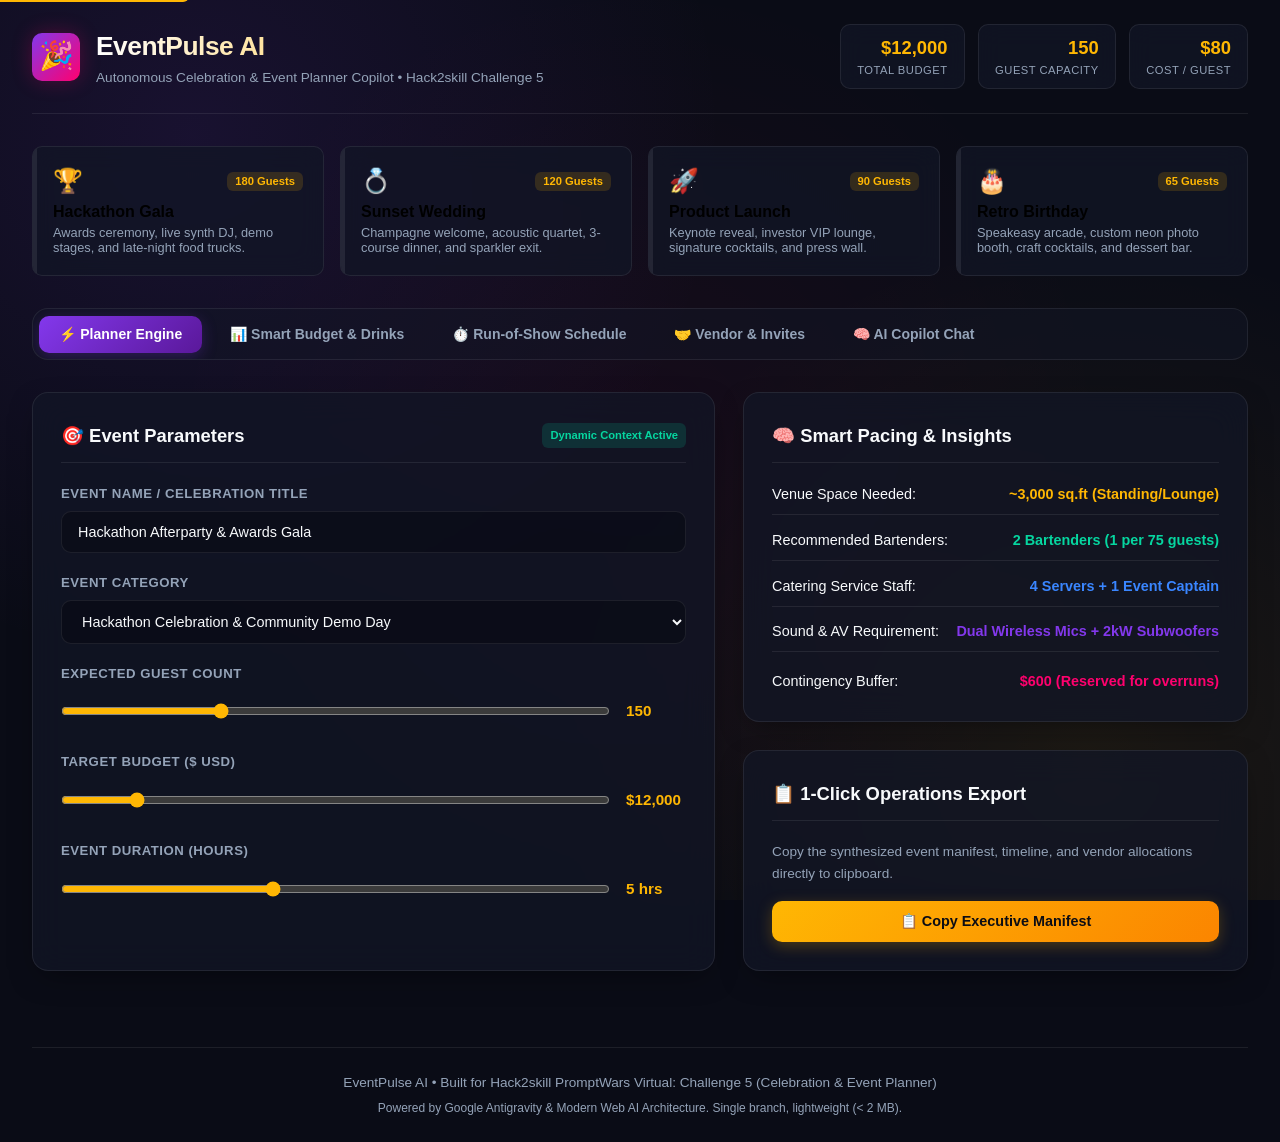
<file: index.html>
<!DOCTYPE html>
<html lang="en">
<head>
  <meta charset="UTF-8" />
  <meta name="viewport" content="width=device-width, initial-scale=1.0"/>
  <meta name="description" content="EventPulse AI - Autonomous Celebration and Event Planner Copilot for Weddings, Birthdays, and Community Hackathons." />
  <title>EventPulse AI — Autonomous Celebration & Event Planner Copilot</title>
  <link rel="preload" href="static/css/style.css" as="style" />
  <link rel="preload" href="static/js/app.js" as="script" />
  <link rel="stylesheet" href="static/css/style.css" />
  <link rel="icon" href="data:image/svg+xml,<svg xmlns=%22http://www.w3.org/2000/svg%22 viewBox=%220%22%20%220%22%20%22100%22%20%22100%22><text y=%22.9em%22 font-size=%2290%22>🎉</text></svg>">
</head>
<body>
  <!-- WCAG 2.1 AA Skip Link -->
  <a href="#main-content" class="skip-link">Skip to main content</a>

  <div class="container">
    <!-- Header -->
    <header role="banner">
      <div class="brand">
        <div class="logo-badge" aria-hidden="true">🎉</div>
        <div>
          <h1 class="brand-title">EventPulse AI</h1>
          <p class="brand-tagline">Autonomous Celebration & Event Planner Copilot • Hack2skill Challenge 5</p>
        </div>
      </div>
      <div class="telemetry-bar" aria-label="Event Live Metrics" role="region">
        <div class="stat-pill">
          <div class="stat-val" id="header-budget-stat" aria-live="polite">$12,000</div>
          <div class="stat-lbl">Total Budget</div>
        </div>
        <div class="stat-pill">
          <div class="stat-val" id="header-guests-stat" aria-live="polite">150</div>
          <div class="stat-lbl">Guest Capacity</div>
        </div>
        <div class="stat-pill">
          <div class="stat-val" id="header-cpg-stat" aria-live="polite">$80</div>
          <div class="stat-lbl">Cost / Guest</div>
        </div>
      </div>
    </header>

    <!-- Main Content Region -->
    <main id="main-content" role="main">
      <!-- 1-Click Event Presets -->
      <section aria-labelledby="presets-heading">
        <h2 id="presets-heading" class="sr-only" style="position: absolute; width: 1px; height: 1px; padding: 0; margin: -1px; overflow: hidden; clip: rect(0,0,0,0); border: 0;">Celebration Archetypes</h2>
        <div class="presets-grid" role="region" aria-label="Pre-configured celebration templates">
          <button class="preset-card" data-preset="hackathon" aria-label="Load National Hackathon Gala template, 180 guests" style="text-align: left; width: 100%;">
            <div class="preset-header">
              <span class="preset-icon" aria-hidden="true">🏆</span>
              <span class="preset-badge">180 Guests</span>
            </div>
            <h3 class="preset-title">Hackathon Gala</h3>
            <p class="preset-desc">Awards ceremony, live synth DJ, demo stages, and late-night food trucks.</p>
          </button>

          <button class="preset-card" data-preset="wedding" aria-label="Load Sunset Wedding template, 120 guests" style="text-align: left; width: 100%;">
            <div class="preset-header">
              <span class="preset-icon" aria-hidden="true">💍</span>
              <span class="preset-badge">120 Guests</span>
            </div>
            <h3 class="preset-title">Sunset Wedding</h3>
            <p class="preset-desc">Champagne welcome, acoustic quartet, 3-course dinner, and sparkler exit.</p>
          </button>

          <button class="preset-card" data-preset="launch" aria-label="Load Product Launch template, 90 guests" style="text-align: left; width: 100%;">
            <div class="preset-header">
              <span class="preset-icon" aria-hidden="true">🚀</span>
              <span class="preset-badge">90 Guests</span>
            </div>
            <h3 class="preset-title">Product Launch</h3>
            <p class="preset-desc">Keynote reveal, investor VIP lounge, signature cocktails, and press wall.</p>
          </button>

          <button class="preset-card" data-preset="birthday" aria-label="Load Retro 30th Birthday template, 65 guests" style="text-align: left; width: 100%;">
            <div class="preset-header">
              <span class="preset-icon" aria-hidden="true">🎂</span>
              <span class="preset-badge">65 Guests</span>
            </div>
            <h3 class="preset-title">Retro Birthday</h3>
            <p class="preset-desc">Speakeasy arcade, custom neon photo booth, craft cocktails, and dessert bar.</p>
          </button>
        </div>
      </section>

      <!-- Nav Tabs -->
      <nav class="tabs-nav" role="tablist" aria-label="Event Planner Modules">
        <button class="tab-btn active" role="tab" id="tab-btn-overview" aria-selected="true" aria-controls="tab-overview" data-tab="tab-overview" onclick="switchTab('tab-overview')">⚡ Planner Engine</button>
        <button class="tab-btn" role="tab" id="tab-btn-budget" aria-selected="false" aria-controls="tab-budget" data-tab="tab-budget" onclick="switchTab('tab-budget')">📊 Smart Budget & Drinks</button>
        <button class="tab-btn" role="tab" id="tab-btn-timeline" aria-selected="false" aria-controls="tab-timeline" data-tab="tab-timeline" onclick="switchTab('tab-timeline')">⏱️ Run-of-Show Schedule</button>
        <button class="tab-btn" role="tab" id="tab-btn-vendors" aria-selected="false" aria-controls="tab-vendors" data-tab="tab-vendors" onclick="switchTab('tab-vendors')">🤝 Vendor & Invites</button>
        <button class="tab-btn" role="tab" id="tab-btn-copilot" aria-selected="false" aria-controls="tab-copilot" data-tab="tab-copilot" onclick="switchTab('tab-copilot')">🧠 AI Copilot Chat</button>
      </nav>

      <!-- TAB 1: Planner Engine -->
      <section id="tab-overview" class="tab-content active" role="tabpanel" aria-labelledby="tab-btn-overview" tabindex="0">
        <div class="dashboard-grid">
          <!-- Configuration Form -->
          <div class="panel">
            <div class="panel-header">
              <h2 class="panel-title">🎯 Event Parameters</h2>
              <span class="preset-badge" style="background: rgba(6, 214, 160, 0.15); color: var(--emerald);">Dynamic Context Active</span>
            </div>

            <div class="form-group">
              <label for="event-title-input">Event Name / Celebration Title</label>
              <input type="text" id="event-title-input" value="Hackathon Afterparty & Awards Gala" aria-required="true" />
            </div>

            <div class="form-group">
              <label for="event-type-select">Event Category</label>
              <select id="event-type-select" aria-label="Celebration Category">
                <option value="hackathon">Hackathon Celebration & Community Demo Day</option>
                <option value="wedding">Wedding Ceremony & Reception</option>
                <option value="launch">Product Launch & Milestone Party</option>
                <option value="birthday">Milestone Birthday / Social Bash</option>
              </select>
            </div>

            <div class="form-group">
              <label for="guests-slider">Expected Guest Count</label>
              <div class="slider-container">
                <input type="range" id="guests-slider" min="20" max="500" step="5" value="150" aria-label="Guest count" aria-valuemin="20" aria-valuemax="500" aria-valuenow="150" />
                <span class="slider-val" id="guests-display" aria-live="polite">150</span>
              </div>
            </div>

            <div class="form-group">
              <label for="budget-slider">Target Budget ($ USD)</label>
              <div class="slider-container">
                <input type="range" id="budget-slider" min="2000" max="100000" step="500" value="12000" aria-label="Total Budget" aria-valuemin="2000" aria-valuemax="100000" aria-valuenow="12000" />
                <span class="slider-val" id="budget-display" aria-live="polite">$12,000</span>
              </div>
            </div>

            <div class="form-group">
              <label for="duration-slider">Event Duration (Hours)</label>
              <div class="slider-container">
                <input type="range" id="duration-slider" min="2" max="10" step="1" value="5" aria-label="Event duration in hours" aria-valuemin="2" aria-valuemax="10" aria-valuenow="5" />
                <span class="slider-val" id="duration-display" aria-live="polite">5 hrs</span>
              </div>
            </div>
          </div>

          <!-- Live Intelligence Summary -->
          <div>
            <div class="panel">
              <div class="panel-header">
                <h2 class="panel-title">🧠 Smart Pacing & Insights</h2>
              </div>
              <div style="font-size: 0.9rem; display: flex; flex-direction: column; gap: 0.85rem;" role="region" aria-label="Calculated event specifications">
                <div style="display: flex; justify-content: space-between; border-bottom: 1px solid var(--border-color); padding-bottom: 0.5rem;">
                  <span>Venue Space Needed:</span>
                  <strong style="color: var(--gold);">~3,000 sq.ft (Standing/Lounge)</strong>
                </div>
                <div style="display: flex; justify-content: space-between; border-bottom: 1px solid var(--border-color); padding-bottom: 0.5rem;">
                  <span>Recommended Bartenders:</span>
                  <strong style="color: var(--emerald);">2 Bartenders (1 per 75 guests)</strong>
                </div>
                <div style="display: flex; justify-content: space-between; border-bottom: 1px solid var(--border-color); padding-bottom: 0.5rem;">
                  <span>Catering Service Staff:</span>
                  <strong style="color: var(--blue);">4 Servers + 1 Event Captain</strong>
                </div>
                <div style="display: flex; justify-content: space-between; border-bottom: 1px solid var(--border-color); padding-bottom: 0.5rem;">
                  <span>Sound & AV Requirement:</span>
                  <strong style="color: var(--violet);">Dual Wireless Mics + 2kW Subwoofers</strong>
                </div>
                <div style="display: flex; justify-content: space-between; padding-top: 0.25rem;">
                  <span>Contingency Buffer:</span>
                  <strong style="color: var(--rose);">$600 (Reserved for overruns)</strong>
                </div>
              </div>
            </div>

            <div class="panel">
              <div class="panel-header">
                <h2 class="panel-title">📋 1-Click Operations Export</h2>
              </div>
              <p style="font-size: 0.85rem; color: var(--text-muted); margin-bottom: 1rem;">
                Copy the synthesized event manifest, timeline, and vendor allocations directly to clipboard.
              </p>
              <button class="btn" style="width: 100%;" onclick="copyText('vendor-email-draft', 'copy-btn-manifest')" id="copy-btn-manifest" aria-label="Copy executive manifest to clipboard">
                📋 Copy Executive Manifest
              </button>
            </div>
          </div>
        </div>
      </section>

      <!-- TAB 2: Budget Breakdown & Drinks Math -->
      <section id="tab-budget" class="tab-content" role="tabpanel" aria-labelledby="tab-btn-budget" tabindex="0">
        <div class="dashboard-grid">
          <div class="panel">
            <div class="panel-header">
              <h2 class="panel-title">💰 Dynamic Budget Allocation</h2>
            </div>

            <div class="budget-bar-group">
              <div class="budget-bar-header">
                <span>🏛️ Venue & Permits (30%)</span>
                <span id="alloc-venue-val" aria-live="polite">$3,600 (30%)</span>
              </div>
              <div class="progress-track"><div class="progress-fill" style="width: 30%; background: var(--violet);"></div></div>
            </div>

            <div class="budget-bar-group">
              <div class="budget-bar-header">
                <span>🍽️ Food & Catering (35%)</span>
                <span id="alloc-catering-val" aria-live="polite">$4,200 (35%)</span>
              </div>
              <div class="progress-track"><div class="progress-fill" style="width: 35%; background: var(--gold);"></div></div>
            </div>

            <div class="budget-bar-group">
              <div class="budget-bar-header">
                <span>🎧 Audio/Visual, DJ & Lighting (15%)</span>
                <span id="alloc-prod-val" aria-live="polite">$1,800 (15%)</span>
              </div>
              <div class="progress-track"><div class="progress-fill" style="width: 15%; background: var(--blue);"></div></div>
            </div>

            <div class="budget-bar-group">
              <div class="budget-bar-header">
                <span>🍸 Beverages & Bar Service (10%)</span>
                <span id="alloc-bev-val" aria-live="polite">$1,200 (10%)</span>
              </div>
              <div class="progress-track"><div class="progress-fill" style="width: 10%; background: var(--emerald);"></div></div>
            </div>

            <div class="budget-bar-group">
              <div class="budget-bar-header">
                <span>🌸 Decor, Photo Ops & Print (5%)</span>
                <span id="alloc-decor-val" aria-live="polite">$600 (5%)</span>
              </div>
              <div class="progress-track"><div class="progress-fill" style="width: 5%; background: var(--rose);"></div></div>
            </div>

            <div class="budget-bar-group">
              <div class="budget-bar-header">
                <span>🛡️ Emergency Contingency Buffer (5%)</span>
                <span id="alloc-cont-val" aria-live="polite">$600 (5%)</span>
              </div>
              <div class="progress-track"><div class="progress-fill" style="width: 5%; background: #64748b;"></div></div>
            </div>
          </div>

          <div class="panel">
            <div class="panel-header">
              <h2 class="panel-title">🍷 Beverage Calculation Formula</h2>
            </div>
            <p style="font-size: 0.85rem; color: var(--text-muted); margin-bottom: 1.25rem;">
              Calculated dynamically based on guest count and hours to prevent mid-party stockouts:
            </p>
            <div style="display: flex; flex-direction: column; gap: 0.85rem; font-size: 0.9rem;" role="region" aria-label="Beverage quantities breakdown">
              <div style="display: flex; justify-content: space-between; border-bottom: 1px solid var(--border-color); padding-bottom: 0.5rem;">
                <span>Total Estimated Drink Servings:</span>
                <strong style="color: var(--gold);" id="bev-total-drinks" aria-live="polite">1,125 drinks</strong>
              </div>
              <div style="display: flex; justify-content: space-between; border-bottom: 1px solid var(--border-color); padding-bottom: 0.5rem;">
                <span>Wine Bottles Needed (Red/White):</span>
                <strong style="color: var(--rose);" id="bev-wine-bottles" aria-live="polite">90 bottles</strong>
              </div>
              <div style="display: flex; justify-content: space-between; border-bottom: 1px solid var(--border-color); padding-bottom: 0.5rem;">
                <span>Craft Beer Quantity:</span>
                <strong style="color: var(--blue);" id="bev-beer-cases" aria-live="polite">19 cases (450 cans)</strong>
              </div>
              <div style="display: flex; justify-content: space-between; padding-top: 0.25rem;">
                <span>Non-Alcoholic & Mocktails:</span>
                <strong style="color: var(--emerald);" id="bev-mocktails" aria-live="polite">225 servings</strong>
              </div>
            </div>
          </div>
        </div>
      </section>

      <!-- TAB 3: Hour-by-Hour Run-of-Show Timeline -->
      <section id="tab-timeline" class="tab-content" role="tabpanel" aria-labelledby="tab-btn-timeline" tabindex="0">
        <div class="panel">
          <div class="panel-header">
            <h2 class="panel-title">⏱️ Precision Run-of-Show Schedule</h2>
            <span class="preset-badge">Synchronized Schedule</span>
          </div>
          <p style="font-size: 0.85rem; color: var(--text-muted); margin-bottom: 1.5rem;">
            Dynamic milestone pacing designed to maintain high energy, prevent guest fatigue, and keep vendors coordinated.
          </p>

          <div class="timeline" id="timeline-container" role="feed" aria-label="Event Run-of-Show Timeline">
            <!-- Populated by JS -->
          </div>
        </div>
      </section>

      <!-- TAB 4: Vendor & Invites Suite -->
      <section id="tab-vendors" class="tab-content" role="tabpanel" aria-labelledby="tab-btn-vendors" tabindex="0">
        <!-- Interactive Vendor Checklist -->
        <div class="panel" style="margin-bottom: 1.5rem;">
          <div class="panel-header">
            <h2 class="panel-title">📋 Vendor Checklist & Milestone Tracker</h2>
            <span class="preset-badge" id="checklist-progress-badge" aria-live="polite">0 / 6 Completed</span>
          </div>
          <p style="font-size: 0.85rem; color: var(--text-muted); margin-bottom: 1rem;">
            Keep vendors aligned across key milestones to ensure flawless day-of operations:
          </p>
          <div style="display: grid; grid-template-columns: repeat(auto-fit, minmax(280px, 1fr)); gap: 0.75rem;" id="vendor-checklist-container">
            <label style="display: flex; align-items: center; gap: 0.6rem; cursor: pointer; text-transform: none; color: var(--text-main); font-size: 0.875rem; background: rgba(10, 12, 22, 0.6); padding: 0.6rem 0.85rem; border-radius: var(--radius-md); border: 1px solid var(--border-color);">
              <input type="checkbox" onchange="updateChecklistProgress()" style="width: auto; accent-color: var(--emerald);" checked aria-label="Venue Contract and 50 percent Deposit Secured" />
              <span>🏛️ Venue Contract & 50% Deposit Secured</span>
            </label>
            <label style="display: flex; align-items: center; gap: 0.6rem; cursor: pointer; text-transform: none; color: var(--text-main); font-size: 0.875rem; background: rgba(10, 12, 22, 0.6); padding: 0.6rem 0.85rem; border-radius: var(--radius-md); border: 1px solid var(--border-color);">
              <input type="checkbox" onchange="updateChecklistProgress()" style="width: auto; accent-color: var(--emerald);" checked aria-label="Catering Tasting and Dietary Split Confirmation" />
              <span>🍽️ Tasting & Dietary Split (~35% Veg/Vegan)</span>
            </label>
            <label style="display: flex; align-items: center; gap: 0.6rem; cursor: pointer; text-transform: none; color: var(--text-main); font-size: 0.875rem; background: rgba(10, 12, 22, 0.6); padding: 0.6rem 0.85rem; border-radius: var(--radius-md); border: 1px solid var(--border-color);">
              <input type="checkbox" onchange="updateChecklistProgress()" style="width: auto; accent-color: var(--emerald);" aria-label="AV DJ Sound Check and Mic Test" />
              <span>🎧 AV / DJ Sound Check & Mic Test</span>
            </label>
            <label style="display: flex; align-items: center; gap: 0.6rem; cursor: pointer; text-transform: none; color: var(--text-main); font-size: 0.875rem; background: rgba(10, 12, 22, 0.6); padding: 0.6rem 0.85rem; border-radius: var(--radius-md); border: 1px solid var(--border-color);">
              <input type="checkbox" onchange="updateChecklistProgress()" style="width: auto; accent-color: var(--emerald);" aria-label="Beverage Delivery and Bartender Scheduling" />
              <span>🍷 Beverage Delivery & Bartender Scheduling</span>
            </label>
            <label style="display: flex; align-items: center; gap: 0.6rem; cursor: pointer; text-transform: none; color: var(--text-main); font-size: 0.875rem; background: rgba(10, 12, 22, 0.6); padding: 0.6rem 0.85rem; border-radius: var(--radius-md); border: 1px solid var(--border-color);">
              <input type="checkbox" onchange="updateChecklistProgress()" style="width: auto; accent-color: var(--emerald);" aria-label="Photography and Key Moment Shot List" />
              <span>📸 Photography & Key Moment Shot List</span>
            </label>
            <label style="display: flex; align-items: center; gap: 0.6rem; cursor: pointer; text-transform: none; color: var(--text-main); font-size: 0.875rem; background: rgba(10, 12, 22, 0.6); padding: 0.6rem 0.85rem; border-radius: var(--radius-md); border: 1px solid var(--border-color);">
              <input type="checkbox" onchange="updateChecklistProgress()" style="width: auto; accent-color: var(--emerald);" aria-label="Rain and Weather Contingency Confirmed" />
              <span>☔ Rain & Weather Contingency Confirmed</span>
            </label>
          </div>
        </div>

        <div class="dashboard-grid">
          <div class="panel">
            <div class="panel-header">
              <label for="vendor-email-draft" class="panel-title" style="margin: 0; cursor: default;">✉️ Caterer & Vendor Negotiation Draft</label>
              <button class="btn btn-secondary" style="font-size: 0.75rem; padding: 0.3rem 0.75rem;" onclick="copyText('vendor-email-draft', 'copy-btn-email')" id="copy-btn-email" aria-label="Copy vendor email draft">Copy Email</button>
            </div>
            <textarea id="vendor-email-draft" rows="12" style="font-family: monospace; font-size: 0.825rem;" aria-label="Vendor email draft content"></textarea>
          </div>

          <div class="panel">
            <div class="panel-header">
              <label for="rsvp-invite-draft" class="panel-title" style="margin: 0; cursor: default;">💌 RSVP Invitation Copy (WhatsApp / Email)</label>
              <button class="btn btn-secondary" style="font-size: 0.75rem; padding: 0.3rem 0.75rem;" onclick="copyText('rsvp-invite-draft', 'copy-btn-rsvp')" id="copy-btn-rsvp" aria-label="Copy RSVP invitation draft">Copy Invite</button>
            </div>
            <textarea id="rsvp-invite-draft" rows="12" style="font-family: monospace; font-size: 0.825rem;" aria-label="RSVP invitation draft content"></textarea>
          </div>
        </div>
      </section>

      <!-- TAB 5: AI Event Copilot Chat -->
      <section id="tab-copilot" class="tab-content" role="tabpanel" aria-labelledby="tab-btn-copilot" tabindex="0">
        <div class="panel">
          <div class="panel-header">
            <h2 class="panel-title">🧠 EventPulse AI Copilot</h2>
            <span class="preset-badge" style="background: rgba(131, 56, 236, 0.2); color: var(--violet);">Context-Aware Assistant</span>
          </div>
          <p style="font-size: 0.85rem; color: var(--text-muted); margin-bottom: 1rem;">
            Ask real-time contingency questions: rain backups, budget trimming strategies, beverage calculations, or playlist transitions.
          </p>

          <div class="chat-container">
            <div class="chat-messages" id="chat-messages" role="log" aria-live="polite" aria-label="Event Copilot Chat History">
              <div class="chat-bubble bot">
                👋 Hi! I'm your <strong>EventPulse Copilot</strong>. I'm dynamically tracking your celebration parameters. Ask me anything:
                <br><small style="color: var(--text-muted); margin-top: 0.3rem; display: block;">Try: <em>"What if it rains?"</em> or <em>"How do I cut 15% from catering?"</em> or <em>"Recommend music vibe"</em></small>
              </div>
            </div>

            <div class="chat-input-bar">
              <label for="chat-input" class="sr-only" style="position: absolute; width: 1px; height: 1px; padding: 0; margin: -1px; overflow: hidden; clip: rect(0,0,0,0); border: 0;">Type planning question</label>
              <input type="text" id="chat-input" placeholder="Type a planning question (e.g. 'What if it rains during cocktail hour?')..." aria-label="Ask EventPulse Copilot a question" />
              <button class="btn" onclick="sendChatMessage()" aria-label="Send question to AI Copilot">Ask Copilot</button>
            </div>
          </div>
        </div>
      </section>
    </main>

    <!-- Footer -->
    <footer role="contentinfo">
      <p>EventPulse AI • Built for Hack2skill PromptWars Virtual: Challenge 5 (Celebration & Event Planner)</p>
      <p style="margin-top: 0.35rem; font-size: 0.75rem; color: var(--text-muted);">
        Powered by Google Antigravity & Modern Web AI Architecture. Single branch, lightweight (&lt; 2 MB).
      </p>
    </footer>
  </div>

  <script src="static/js/app.js" defer></script>
</body>
</html>
</file>
<file: static/css/style.css>
:root {
  --bg-dark: #0a0c16;
  --bg-card: rgba(18, 22, 38, 0.75);
  --bg-card-hover: rgba(26, 32, 54, 0.85);
  --border-color: rgba(255, 255, 255, 0.08);
  --border-glow: rgba(131, 56, 236, 0.35);
  --text-main: #f8fafc;
  --text-muted: #94a3b8;
  --gold: #ffb703;
  --gold-glow: rgba(255, 183, 3, 0.25);
  --violet: #8338ec;
  --violet-glow: rgba(131, 56, 236, 0.25);
  --rose: #ff006e;
  --rose-glow: rgba(255, 0, 110, 0.25);
  --emerald: #06d6a0;
  --emerald-glow: rgba(6, 214, 160, 0.25);
  --blue: #3a86ff;
  --font-family: -apple-system, BlinkMacSystemFont, "Segoe UI", Roboto, "Helvetica Neue", Arial, sans-serif;
  --radius-lg: 16px;
  --radius-md: 10px;
  --radius-sm: 6px;
  --shadow-card: 0 10px 30px -10px rgba(0, 0, 0, 0.5);
  --shadow-glow: 0 0 25px var(--border-glow);
}

* {
  box-sizing: border-box;
  margin: 0;
  padding: 0;
}

/* Accessibility: Skip Link & High Contrast Focus */
.skip-link {
  position: absolute;
  top: -40px;
  left: 0;
  background: var(--gold);
  color: #000;
  padding: 8px 16px;
  font-weight: 700;
  z-index: 1000;
  transition: top 0.2s;
  text-decoration: none;
  border-radius: 0 0 6px 0;
}

.skip-link:focus {
  top: 0;
}

:focus-visible {
  outline: 3px solid var(--gold);
  outline-offset: 3px;
}

body {
  background-color: var(--bg-dark);
  color: var(--text-main);
  font-family: var(--font-family);
  line-height: 1.6;
  min-height: 100vh;
  background-image: 
    radial-gradient(circle at 15% 15%, rgba(131, 56, 236, 0.12) 0%, transparent 40%),
    radial-gradient(circle at 85% 85%, rgba(255, 183, 3, 0.08) 0%, transparent 40%),
    radial-gradient(circle at 50% 50%, rgba(255, 0, 110, 0.05) 0%, transparent 60%);
  background-attachment: fixed;
}

.container {
  max-width: 1280px;
  margin: 0 auto;
  padding: 1.5rem 2rem;
}

/* Header */
header {
  display: flex;
  justify-content: space-between;
  align-items: center;
  margin-bottom: 2rem;
  padding-bottom: 1.5rem;
  border-bottom: 1px solid var(--border-color);
}

.brand {
  display: flex;
  align-items: center;
  gap: 1rem;
}

.logo-badge {
  width: 48px;
  height: 48px;
  border-radius: var(--radius-md);
  background: linear-gradient(135deg, var(--violet), var(--rose));
  display: flex;
  align-items: center;
  justify-content: center;
  font-size: 1.75rem;
  box-shadow: 0 0 20px var(--rose-glow);
}

.brand-title {
  font-size: 1.65rem;
  font-weight: 800;
  background: linear-gradient(90deg, #ffffff, var(--gold));
  -webkit-background-clip: text;
  -webkit-text-fill-color: transparent;
  letter-spacing: -0.5px;
}

.brand-tagline {
  font-size: 0.85rem;
  color: var(--text-muted);
}

.telemetry-bar {
  display: flex;
  gap: 0.85rem;
}

.stat-pill {
  background: var(--bg-card);
  border: 1px solid var(--border-color);
  backdrop-filter: blur(12px);
  padding: 0.5rem 1rem;
  border-radius: var(--radius-md);
  text-align: right;
}

.stat-val {
  font-size: 1.15rem;
  font-weight: 700;
  color: var(--gold);
}

.stat-lbl {
  font-size: 0.7rem;
  color: var(--text-muted);
  text-transform: uppercase;
  letter-spacing: 0.5px;
}

/* Nav Tabs */
.tabs-nav {
  display: flex;
  gap: 0.5rem;
  margin-bottom: 2rem;
  background: rgba(18, 22, 38, 0.5);
  padding: 0.4rem;
  border-radius: var(--radius-lg);
  border: 1px solid var(--border-color);
  overflow-x: auto;
}

.tab-btn {
  background: transparent;
  border: none;
  color: var(--text-muted);
  padding: 0.65rem 1.25rem;
  font-size: 0.875rem;
  font-weight: 600;
  border-radius: var(--radius-md);
  cursor: pointer;
  display: flex;
  align-items: center;
  gap: 0.5rem;
  transition: all 0.25s ease;
  white-space: nowrap;
}

.tab-btn:hover {
  color: var(--text-main);
  background: rgba(255, 255, 255, 0.05);
}

.tab-btn.active {
  background: linear-gradient(135deg, var(--violet), #5a189a);
  color: #ffffff;
  box-shadow: 0 4px 15px var(--violet-glow);
}

/* Preset Cards */
.presets-grid {
  display: grid;
  grid-template-columns: repeat(auto-fit, minmax(240px, 1fr));
  gap: 1rem;
  margin-bottom: 2rem;
}

.preset-card {
  background: var(--bg-card);
  border: 1px solid var(--border-color);
  backdrop-filter: blur(12px);
  padding: 1.25rem;
  border-radius: var(--radius-md);
  cursor: pointer;
  transition: all 0.25s ease;
  position: relative;
  overflow: hidden;
}

.preset-card:hover {
  transform: translateY(-3px);
  border-color: var(--violet);
  box-shadow: var(--shadow-glow);
  background: var(--bg-card-hover);
}

.preset-card::before {
  content: '';
  position: absolute;
  top: 0;
  left: 0;
  width: 4px;
  height: 100%;
  background: var(--border-color);
  transition: background 0.25s ease;
}

.preset-card:hover::before {
  background: linear-gradient(to bottom, var(--gold), var(--rose));
}

.preset-header {
  display: flex;
  justify-content: space-between;
  align-items: center;
  margin-bottom: 0.5rem;
}

.preset-icon {
  font-size: 1.5rem;
}

.preset-badge {
  font-size: 0.7rem;
  font-weight: 600;
  padding: 0.2rem 0.5rem;
  border-radius: var(--radius-sm);
  background: rgba(255, 183, 3, 0.15);
  color: var(--gold);
}

.preset-title {
  font-size: 1rem;
  font-weight: 700;
  margin-bottom: 0.25rem;
}

.preset-desc {
  font-size: 0.8rem;
  color: var(--text-muted);
}

/* Layout Grid */
.dashboard-grid {
  display: grid;
  grid-template-columns: 1.15fr 0.85fr;
  gap: 1.75rem;
}

@media (max-width: 1024px) {
  .dashboard-grid {
    grid-template-columns: 1fr;
  }
}

/* Glass Panels */
.panel {
  background: var(--bg-card);
  border: 1px solid var(--border-color);
  backdrop-filter: blur(16px);
  border-radius: var(--radius-lg);
  padding: 1.75rem;
  box-shadow: var(--shadow-card);
  margin-bottom: 1.75rem;
}

.panel-header {
  display: flex;
  justify-content: space-between;
  align-items: center;
  margin-bottom: 1.25rem;
  padding-bottom: 0.75rem;
  border-bottom: 1px solid var(--border-color);
}

.panel-title {
  font-size: 1.15rem;
  font-weight: 700;
  display: flex;
  align-items: center;
  gap: 0.5rem;
}

/* Forms */
.form-group {
  margin-bottom: 1.2rem;
}

label {
  display: block;
  font-size: 0.825rem;
  font-weight: 600;
  color: var(--text-muted);
  margin-bottom: 0.4rem;
  text-transform: uppercase;
  letter-spacing: 0.5px;
}

input, select, textarea {
  width: 100%;
  padding: 0.75rem 1rem;
  background: rgba(10, 12, 22, 0.7);
  border: 1px solid var(--border-color);
  border-radius: var(--radius-md);
  color: var(--text-main);
  font-family: inherit;
  font-size: 0.9rem;
  transition: all 0.2s ease;
}

input:focus, select:focus, textarea:focus {
  outline: none;
  border-color: var(--violet);
  box-shadow: 0 0 12px var(--violet-glow);
}

.slider-container {
  display: flex;
  align-items: center;
  gap: 1rem;
}

input[type="range"] {
  flex: 1;
  accent-color: var(--gold);
}

.slider-val {
  min-width: 60px;
  font-weight: 700;
  color: var(--gold);
  font-size: 0.95rem;
}

/* Buttons */
.btn {
  background: linear-gradient(135deg, var(--gold), #fb8500);
  color: #0c0d14;
  border: none;
  padding: 0.75rem 1.5rem;
  font-weight: 700;
  font-size: 0.9rem;
  border-radius: var(--radius-md);
  cursor: pointer;
  display: inline-flex;
  align-items: center;
  justify-content: center;
  gap: 0.5rem;
  transition: all 0.25s ease;
  box-shadow: 0 4px 15px var(--gold-glow);
}

.btn:hover {
  transform: translateY(-2px);
  box-shadow: 0 6px 20px var(--gold-glow);
}

.btn-secondary {
  background: rgba(255, 255, 255, 0.06);
  color: var(--text-main);
  border: 1px solid var(--border-color);
  box-shadow: none;
}

.btn-secondary:hover {
  background: rgba(255, 255, 255, 0.12);
  border-color: var(--violet);
  box-shadow: var(--shadow-glow);
}

/* Timeline Components */
.timeline {
  position: relative;
  padding-left: 1.5rem;
}

.timeline::before {
  content: '';
  position: absolute;
  top: 0;
  left: 6px;
  height: 100%;
  width: 2px;
  background: linear-gradient(to bottom, var(--violet), var(--gold), var(--rose));
}

.timeline-item {
  position: relative;
  margin-bottom: 1.25rem;
}

.timeline-dot {
  position: absolute;
  left: -1.5rem;
  top: 4px;
  width: 14px;
  height: 14px;
  border-radius: 50%;
  background: var(--bg-dark);
  border: 2px solid var(--gold);
  box-shadow: 0 0 10px var(--gold-glow);
}

.timeline-card {
  background: rgba(10, 12, 22, 0.6);
  border: 1px solid var(--border-color);
  padding: 0.85rem 1.15rem;
  border-radius: var(--radius-md);
}

.timeline-time {
  font-size: 0.75rem;
  font-weight: 700;
  color: var(--gold);
}

.timeline-title {
  font-weight: 700;
  font-size: 0.95rem;
  margin: 0.2rem 0;
}

.timeline-desc {
  font-size: 0.825rem;
  color: var(--text-muted);
}

/* Budget Allocation Bars */
.budget-bar-group {
  margin-bottom: 1rem;
}

.budget-bar-header {
  display: flex;
  justify-content: space-between;
  font-size: 0.825rem;
  margin-bottom: 0.35rem;
}

.progress-track {
  height: 8px;
  background: rgba(255, 255, 255, 0.06);
  border-radius: 4px;
  overflow: hidden;
}

.progress-fill {
  height: 100%;
  border-radius: 4px;
  transition: width 0.4s ease;
}

/* Chat Assistant Panel */
.chat-container {
  display: flex;
  flex-direction: column;
  height: 420px;
}

.chat-messages {
  flex: 1;
  overflow-y: auto;
  padding: 0.75rem;
  display: flex;
  flex-direction: column;
  gap: 0.85rem;
}

.chat-bubble {
  padding: 0.75rem 1rem;
  border-radius: var(--radius-md);
  font-size: 0.875rem;
  max-width: 85%;
  line-height: 1.5;
}

.chat-bubble.bot {
  background: rgba(131, 56, 236, 0.15);
  border: 1px solid rgba(131, 56, 236, 0.3);
  align-self: flex-start;
  color: var(--text-main);
}

.chat-bubble.user {
  background: rgba(255, 183, 3, 0.15);
  border: 1px solid rgba(255, 183, 3, 0.3);
  align-self: flex-end;
  color: #fff;
}

.chat-input-bar {
  display: flex;
  gap: 0.5rem;
  margin-top: 0.75rem;
}

/* Tab Panels */
.tab-content {
  display: none;
}

.tab-content.active {
  display: block;
  animation: fadeIn 0.3s ease;
}

@keyframes fadeIn {
  from { opacity: 0; transform: translateY(6px); }
  to { opacity: 1; transform: translateY(0); }
}

/* Footer */
footer {
  margin-top: 3rem;
  padding-top: 1.5rem;
  border-top: 1px solid var(--border-color);
  text-align: center;
  color: var(--text-muted);
  font-size: 0.85rem;
}
</file>
